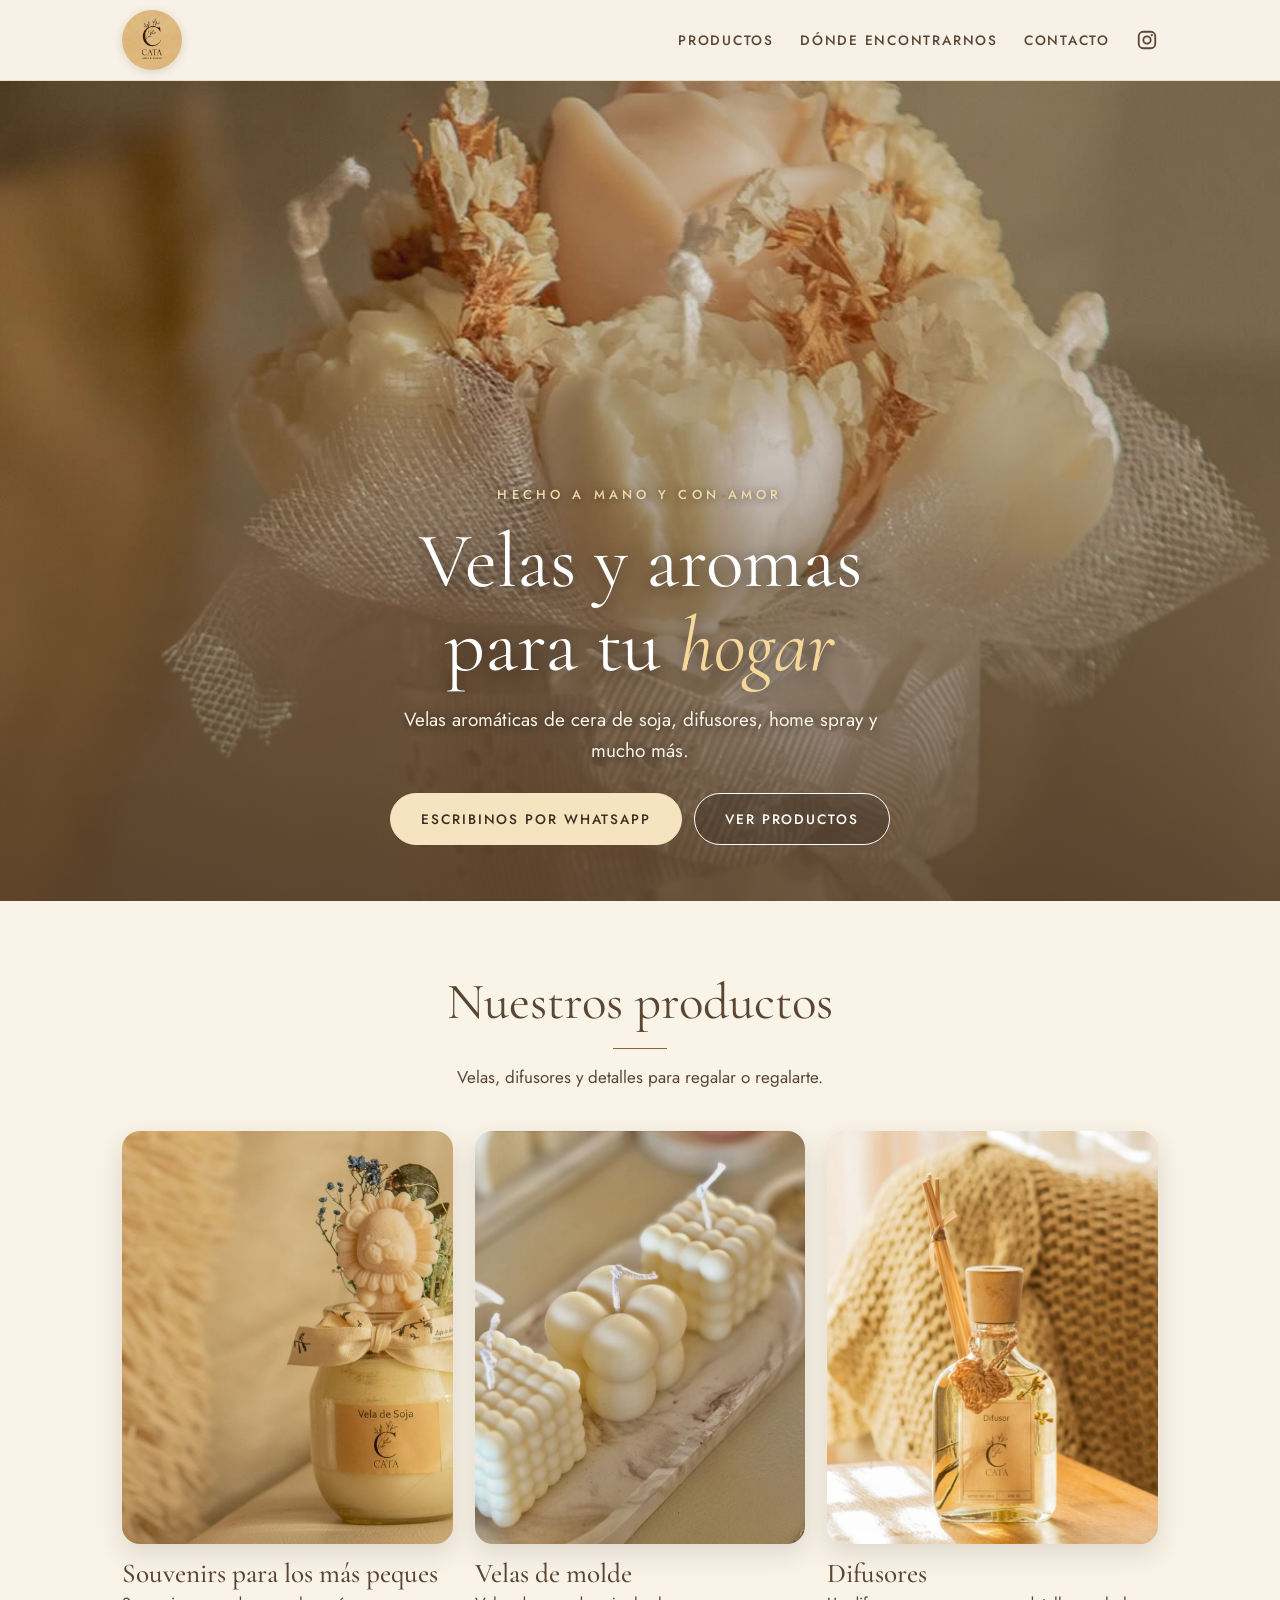
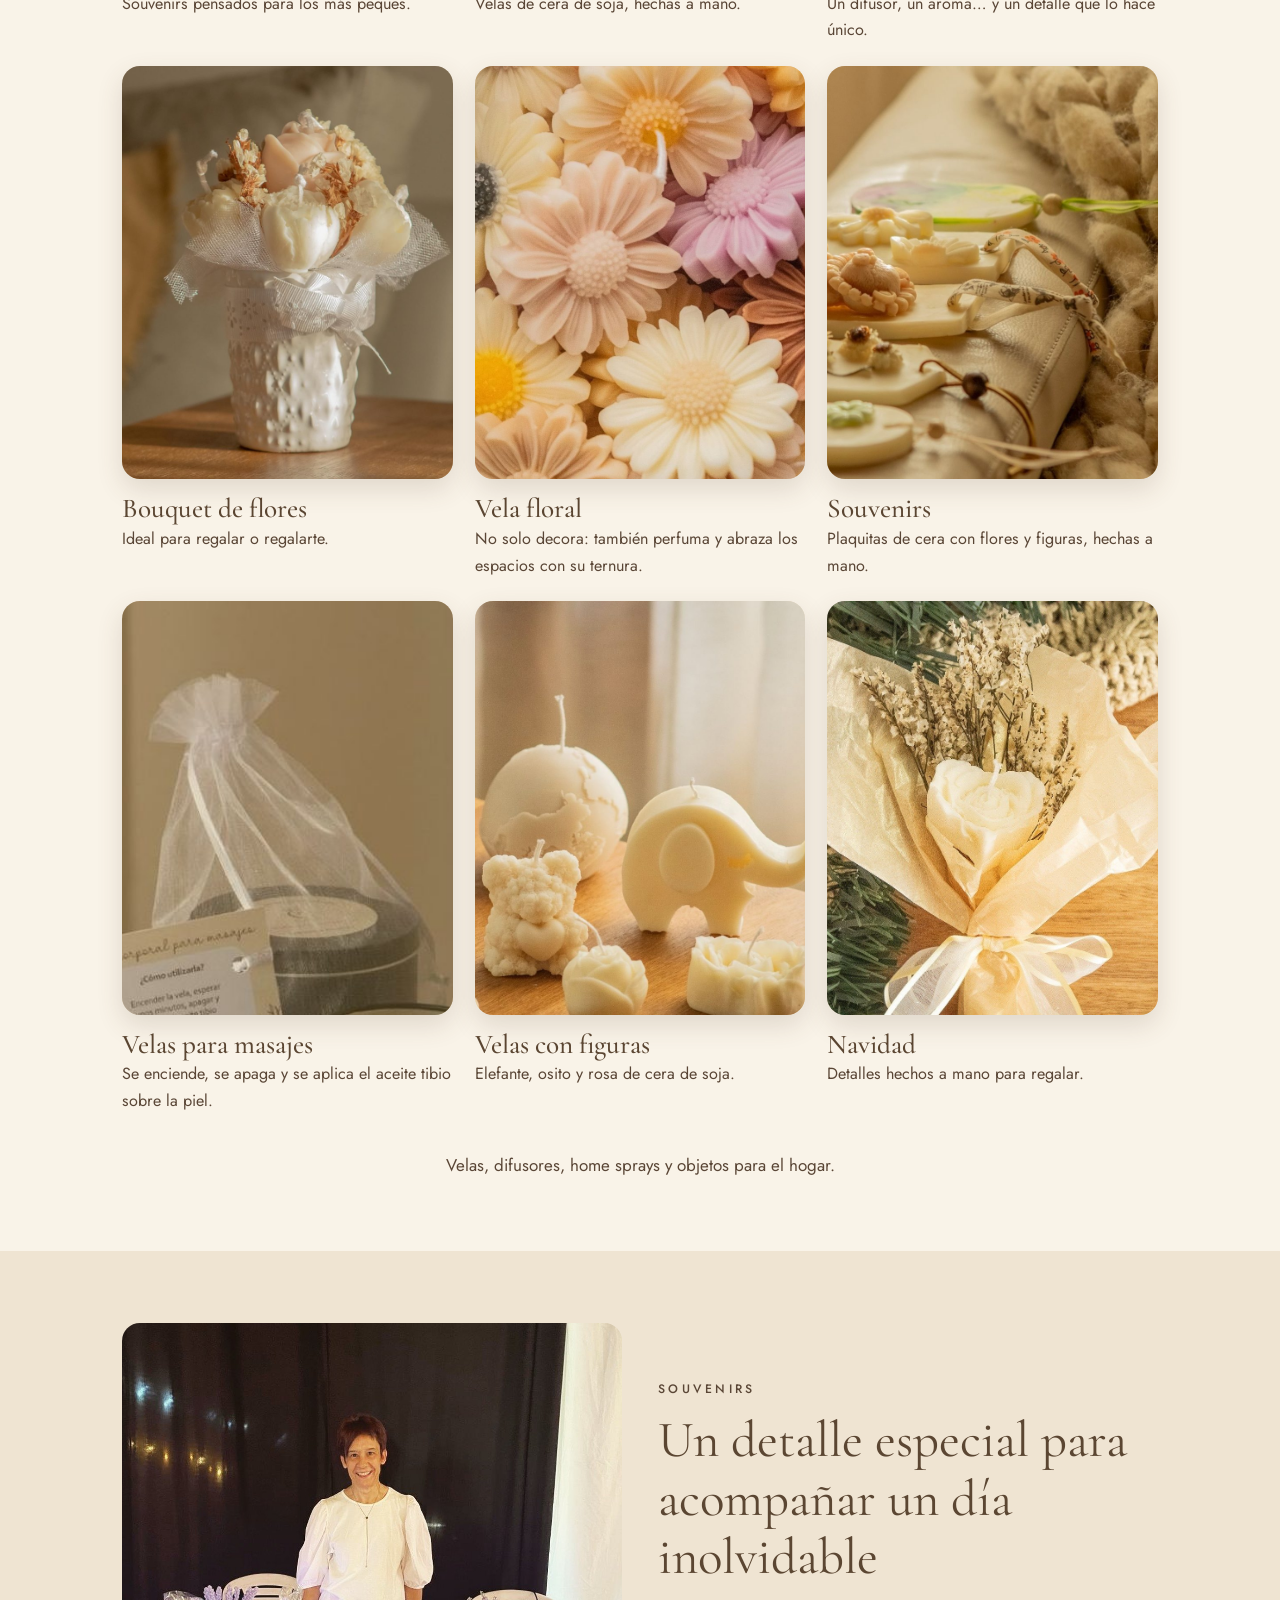
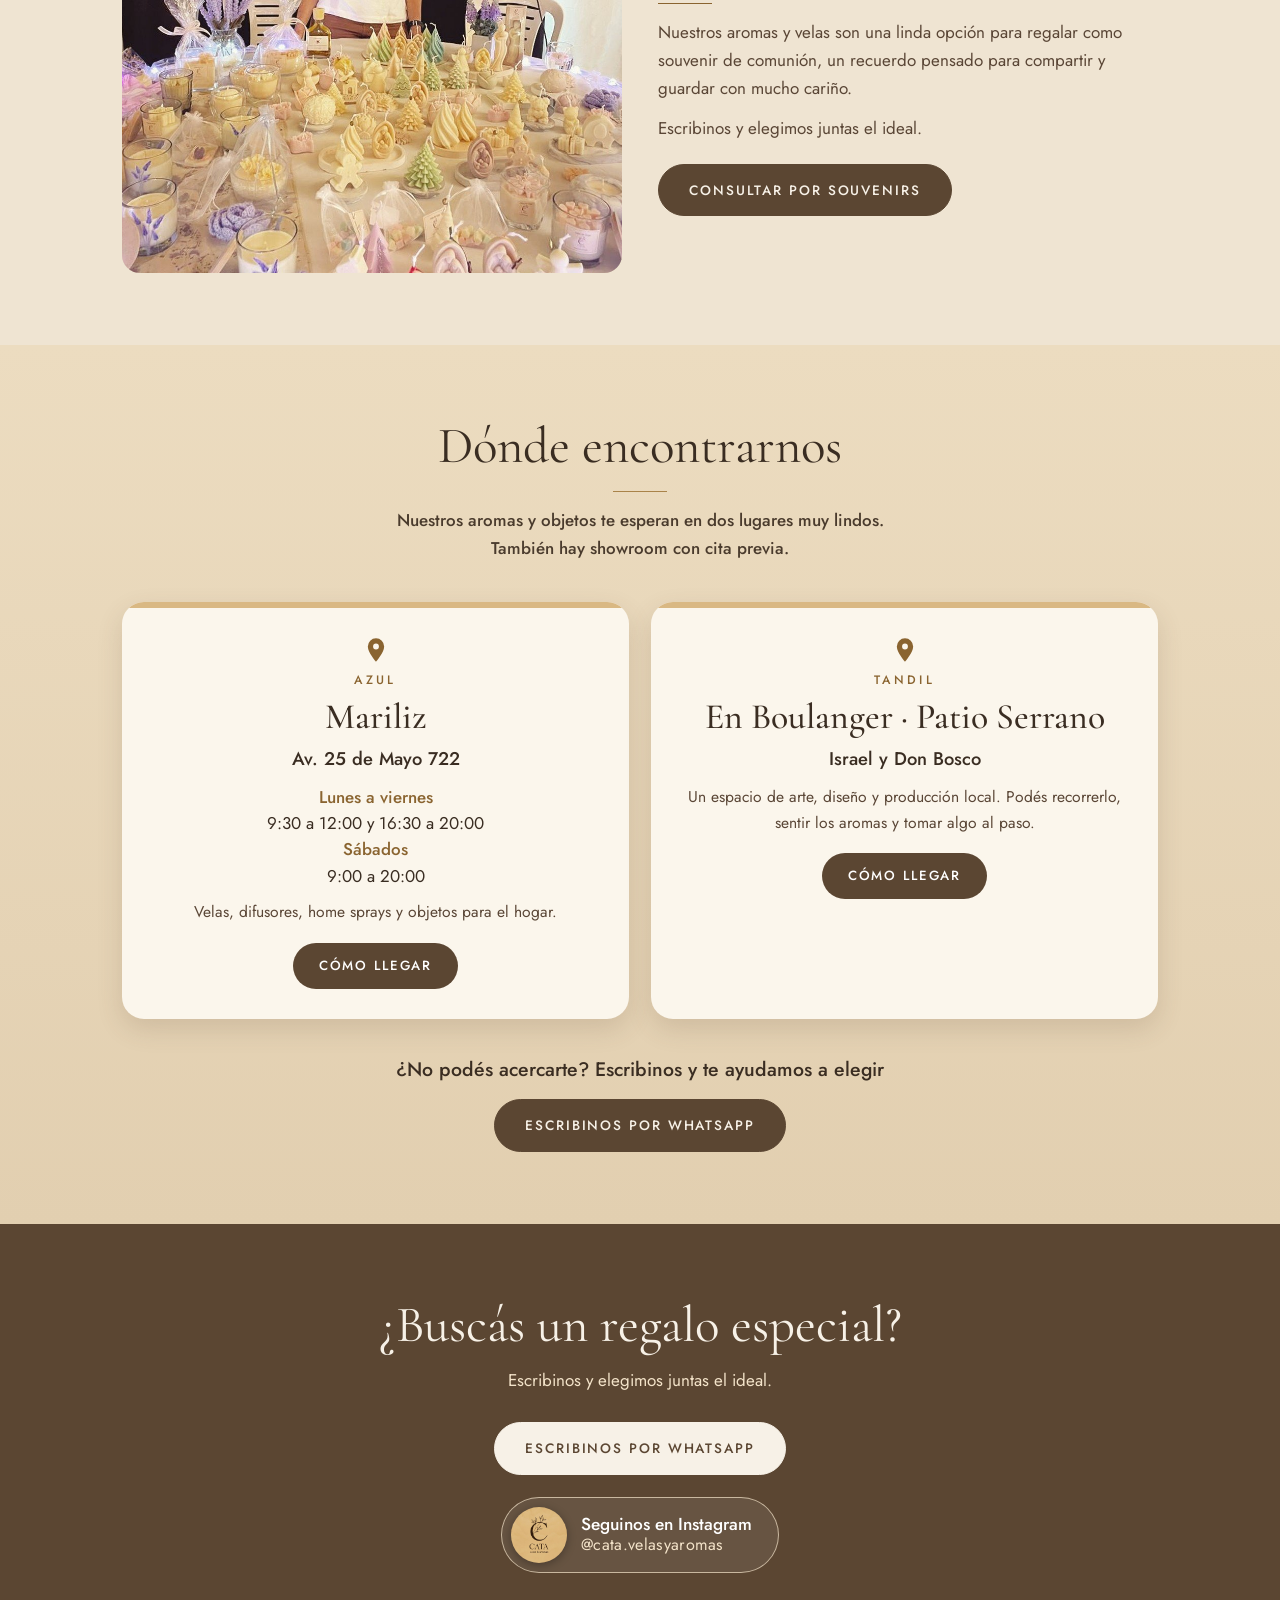
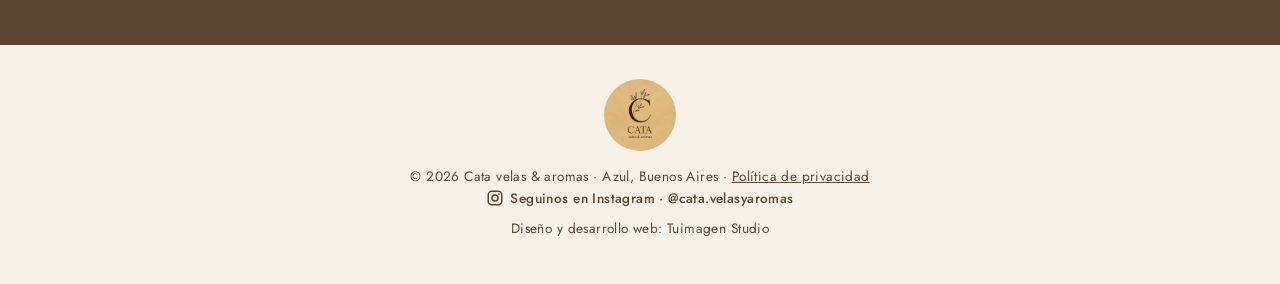
<file: index.html>
<!doctype html>
<html lang="es-AR">
<head>
<meta charset="utf-8">
<meta name="viewport" content="width=device-width, initial-scale=1">
<meta http-equiv="Content-Security-Policy" content="default-src 'none'; img-src 'self' data:; style-src 'self' 'unsafe-inline'; font-src 'self'; base-uri 'none'; form-action 'none'">
<meta name="referrer" content="strict-origin-when-cross-origin">
<title>Cata velas &amp; aromas · Velas de soja, difusores y souvenirs en Azul y Tandil</title>
<meta name="description" content="Velas aromáticas de cera de soja, difusores, home sprays, velas para masajes y souvenirs hechos a mano. Encontrá Cata en Mariliz (Azul) y En Boulanger · Patio Serrano (Tandil).">
<link rel="canonical" href="https://catavelasyaromas.com/">
<link rel="icon" type="image/png" href="img/favicon.png?v=2">
<link rel="apple-touch-icon" href="img/apple-touch-icon.png?v=2">
<meta name="theme-color" content="#d9b883">
<meta property="og:type" content="website">
<meta property="og:locale" content="es_AR">
<meta property="og:site_name" content="Cata velas &amp; aromas">
<meta property="og:title" content="Cata velas &amp; aromas · Hecho a mano y con amor">
<meta property="og:description" content="Velas de soja, difusores, home sprays y souvenirs hechos a mano. En Mariliz (Azul) y Patio Serrano (Tandil).">
<meta property="og:url" content="https://catavelasyaromas.com/">
<meta property="og:image" content="https://catavelasyaromas.com/img/og-cata.jpg?v=2">
<meta property="og:image:width" content="1200">
<meta property="og:image:height" content="630">
<meta property="og:image:alt" content="Cata velas y aromas: ramo de velas de cera de soja con flores secas">
<meta name="twitter:card" content="summary_large_image">
<meta name="twitter:title" content="Cata velas &amp; aromas · Hecho a mano y con amor">
<meta name="twitter:image" content="https://catavelasyaromas.com/img/og-cata.jpg?v=2">
<link rel="stylesheet" href="fonts/fuentes.css">
<script type="application/ld+json">
{"@context":"https://schema.org","@graph":[
{"@type":"Organization","@id":"https://catavelasyaromas.com/#org","name":"Cata velas & aromas","url":"https://catavelasyaromas.com/","logo":"https://catavelasyaromas.com/img/logo.jpg?v=2","description":"Velas aromáticas de cera de soja, difusores, home sprays, velas para masajes y souvenirs hechos a mano.","sameAs":["https://www.instagram.com/cata.velasyaromas/"],"areaServed":["Azul","Tandil"]},
{"@type":"Store","@id":"https://catavelasyaromas.com/#mariliz","name":"Cata velas & aromas en Mariliz","parentOrganization":{"@id":"https://catavelasyaromas.com/#org"},"image":"https://catavelasyaromas.com/img/og-cata.jpg?v=2","address":{"@type":"PostalAddress","streetAddress":"Av. 25 de Mayo 722","addressLocality":"Azul","addressRegion":"Buenos Aires","addressCountry":"AR"},"openingHoursSpecification":[{"@type":"OpeningHoursSpecification","dayOfWeek":["Monday","Tuesday","Wednesday","Thursday","Friday"],"opens":"09:30","closes":"12:00"},{"@type":"OpeningHoursSpecification","dayOfWeek":["Monday","Tuesday","Wednesday","Thursday","Friday"],"opens":"16:30","closes":"20:00"},{"@type":"OpeningHoursSpecification","dayOfWeek":"Saturday","opens":"09:00","closes":"20:00"}]},
{"@type":"Store","@id":"https://catavelasyaromas.com/#patio-serrano","name":"Cata velas & aromas en En Boulanger · Patio Serrano","parentOrganization":{"@id":"https://catavelasyaromas.com/#org"},"image":"https://catavelasyaromas.com/img/og-cata.jpg?v=2","address":{"@type":"PostalAddress","streetAddress":"Israel y Don Bosco","addressLocality":"Tandil","addressRegion":"Buenos Aires","addressCountry":"AR"}}
]}
</script>
<style>
  :root{--crema:#f7f1e7;--lino:#efe4d2;--arena:#e2cfb0;--logo:#d9b883;--dorado:#a98349;--cacao:#5b4632;--texto:#4a3b2d;--suave:#7d6a57}
  *{box-sizing:border-box;margin:0;padding:0}
  html{scroll-behavior:smooth;scroll-padding-top:84px}
  body{background:var(--crema);color:var(--texto);font-family:'Jost',system-ui,sans-serif;font-weight:300;line-height:1.7;-webkit-text-size-adjust:100%}
  a{color:inherit}
  .wrap{max-width:1080px;margin:0 auto;padding:0 22px}
  .skip{position:absolute;left:-999px;top:8px;background:var(--cacao);color:var(--crema);padding:8px 14px;border-radius:8px;z-index:20}
  .skip:focus{left:8px}
  header{position:sticky;top:0;z-index:10;background:rgba(247,241,231,.94);backdrop-filter:blur(8px);border-bottom:1px solid rgba(169,131,73,.18)}
  .barra{display:flex;align-items:center;justify-content:space-between;max-width:1080px;margin:0 auto;padding:10px 22px}
  .marca img{display:block;width:60px;height:60px;border-radius:50%;box-shadow:0 2px 10px rgba(91,70,50,.18)}
  nav{display:flex;gap:26px;font-size:.8rem;letter-spacing:.13em;text-transform:uppercase}
  nav a{text-decoration:none;padding:6px 0}
  nav a:hover{color:var(--dorado)}
  @media(max-width:760px){nav{gap:14px;font-size:.66rem;letter-spacing:.08em}nav a:nth-child(n+4){display:none}}
  @media(max-width:520px){nav a:nth-child(n+3){display:none}nav{font-size:.7rem}}
  .hero{text-align:center;padding:60px 22px 72px;background:radial-gradient(ellipse at 50% 0%,#fff8ec 0%,var(--crema) 70%)}
  .peq{font-size:.76rem;letter-spacing:.32em;text-transform:uppercase;color:var(--dorado)}
  h1{font-family:'Cormorant Garamond',Georgia,serif;font-weight:400;font-size:clamp(2.5rem,8vw,4.6rem);line-height:1.08;color:var(--cacao);margin:16px auto 18px;max-width:14ch}
  h1 i{color:var(--dorado)}
  .hero p.sub{max-width:46ch;margin:0 auto 30px;color:var(--suave);font-size:1.05rem}
  .botones{display:flex;gap:12px;justify-content:center;flex-wrap:wrap}
  .btn{display:inline-block;padding:14px 30px;border-radius:999px;border:1px solid var(--cacao);background:var(--cacao);color:var(--crema);text-decoration:none;font-size:.8rem;letter-spacing:.14em;text-transform:uppercase;transition:background .2s,color .2s}
  .btn:hover{background:var(--dorado);border-color:var(--dorado)}
  .btn.ghost{background:transparent;color:var(--cacao)}
  .btn.ghost:hover{background:var(--cacao);color:var(--crema)}
  .foto{background:linear-gradient(140deg,var(--lino),var(--arena));border-radius:18px;position:relative;overflow:hidden}
  .foto img{position:absolute;inset:0;width:100%;height:100%;object-fit:cover;display:block}
  .hero .foto{max-width:760px;height:400px;margin:44px auto 0}
  section{padding:72px 0}
  .alt{background:var(--lino)}
  h2{font-family:'Cormorant Garamond',Georgia,serif;font-weight:400;font-size:clamp(2rem,6vw,3rem);text-align:center;color:var(--cacao);line-height:1.15}
  .linea{width:54px;height:1px;background:var(--dorado);margin:16px auto 14px}
  .sub2{text-align:center;color:var(--suave);max-width:48ch;margin:10px auto 40px}
  .grid{display:grid;gap:22px;grid-template-columns:repeat(3,1fr)}
  @media(max-width:820px){.grid{grid-template-columns:1fr 1fr}}
  @media(max-width:520px){.grid{grid-template-columns:1fr}}
  .card .foto{aspect-ratio:4/5;margin-bottom:14px}
  .card h3{font-family:'Cormorant Garamond',Georgia,serif;font-weight:500;font-size:1.5rem;color:var(--cacao);line-height:1.2}
  .card p{font-size:.95rem;color:var(--suave)}
  .duo{display:grid;gap:36px;grid-template-columns:1fr 1fr;align-items:center}
  .duo .foto{aspect-ratio:4/4.4}
  .duo h2{text-align:left}
  .duo .linea{margin-left:0}
  .duo p{margin-bottom:12px;color:var(--suave)}
  @media(max-width:700px){.duo{grid-template-columns:1fr}}
  .dos{display:grid;gap:22px;grid-template-columns:1fr 1fr}
  @media(max-width:700px){.dos{grid-template-columns:1fr}}
  .lugar{background:var(--crema);border:1px solid var(--arena);border-radius:18px;padding:30px 26px;text-align:center}
  .ciudad{font-size:.72rem;letter-spacing:.28em;text-transform:uppercase;color:var(--dorado)}
  .lugar h3{font-family:'Cormorant Garamond',Georgia,serif;font-weight:500;font-size:2rem;color:var(--cacao);margin:6px 0;line-height:1.15}
  .lugar .det{margin-top:10px;font-size:.92rem;color:var(--suave)}
  .lugar .como{display:inline-block;margin-top:16px;font-size:.78rem;letter-spacing:.14em;text-transform:uppercase;color:var(--cacao);border-bottom:1px solid var(--dorado);text-decoration:none;padding-bottom:2px}
  .pasos{display:grid;gap:26px;grid-template-columns:repeat(3,1fr);text-align:center}
  @media(max-width:700px){.pasos{grid-template-columns:1fr}}
  .pasos .n{font-family:'Cormorant Garamond',Georgia,serif;font-style:italic;font-size:3rem;color:var(--dorado);line-height:1}
  .pasos h3{font-family:'Cormorant Garamond',Georgia,serif;font-weight:500;font-size:1.4rem;color:var(--cacao)}
  .pasos p{color:var(--suave)}
  .cierre{text-align:center;background:var(--cacao);color:var(--crema)}
  .cierre h2{color:var(--crema)}
  .cierre p{color:var(--arena);max-width:44ch;margin:12px auto 28px}
  .cierre .btn{background:var(--crema);color:var(--cacao);border-color:var(--crema)}
  .cierre .btn:hover{background:var(--logo);border-color:var(--logo)}
  .cierre .ig{display:block;margin-top:18px;color:var(--arena);font-size:.9rem;text-decoration:none}
  footer{text-align:center;font-size:.8rem;color:var(--suave);padding:34px 22px 44px;letter-spacing:.03em}
  footer img{width:72px;height:72px;border-radius:50%;display:block;margin:0 auto 14px}
  footer a{color:var(--suave)}
  :focus-visible{outline:2px solid var(--dorado);outline-offset:3px}
  @media(prefers-reduced-motion:reduce){html{scroll-behavior:auto}}

  /* ===== Ajustes: contraste, portada con foto y más vida ===== */
  :root{--suave:#5a4636;--texto:#3a2d22;--dorado:#8a6430}
  html{font-size:17px}
  body{font-weight:400;line-height:1.65;color:var(--texto)}
  nav{font-weight:500;color:var(--cacao)}
  .peq,.ciudad{color:var(--dorado);font-weight:500}
  .sub2,.card p,.pasos p,.duo p,.lugar .det{color:var(--suave)}
  .card h3{font-size:1.6rem}
  .hero{position:relative;min-height:min(92vh,820px);display:flex;align-items:flex-end;justify-content:center;padding:0;background:#3a2d22;color:#fff;overflow:hidden;text-align:center}
  .hero-bg{position:absolute;inset:0;width:100%;height:100%;object-fit:cover;object-position:center 32%}
  .hero-vel{position:absolute;inset:0;background:linear-gradient(180deg,rgba(46,32,20,.35) 0%,rgba(46,32,20,.18) 28%,rgba(46,32,20,.62) 62%,rgba(36,24,14,.92) 100%)}
  .hero-txt{position:relative;padding:120px 22px 56px;max-width:760px}
  .hero .peq{color:#f3d9a8;text-shadow:0 1px 8px rgba(0,0,0,.6)}
  .hero h1{color:#fff;max-width:13ch;margin:14px auto 16px;text-shadow:0 2px 18px rgba(0,0,0,.55)}
  .hero h1 i{color:#f6d79a}
  .hero p.sub{color:#fbf3e6;font-size:1.12rem;text-shadow:0 1px 10px rgba(0,0,0,.6);margin-bottom:26px}
  .hero .btn{background:#f6e3bf;border-color:#f6e3bf;color:#3a2d22;font-weight:500}
  .hero .btn:hover{background:#fff;border-color:#fff}
  .hero .btn.ghost{background:rgba(0,0,0,.18);border-color:#fff;color:#fff}
  .hero .btn.ghost:hover{background:#fff;color:#3a2d22}
  .btn{font-weight:500}
  #productos{background:linear-gradient(180deg,#fbf5ea 0%,#f7eadb 100%)}
  .card{transition:transform .25s}
  .card:hover{transform:translateY(-4px)}
  .card .foto{box-shadow:0 10px 26px rgba(91,70,50,.16)}
  .alt{background:linear-gradient(135deg,#f5e3cd 0%,#f1d3d6 100%)}
  #souvenirs.alt{background:linear-gradient(135deg,#f3dcc3 0%,#efd0d8 55%,#e4d4ee 100%)}
  #donde{background:linear-gradient(160deg,#f8d9b5 0%,#f4c4a2 45%,#e9a98a 100%);position:relative}
  #donde h2{color:#3a2412}
  #donde .sub2{color:#4d3623;font-weight:500}
  #donde .linea{background:#3a2412}
  .lugar{background:#fffaf2;border:0;border-radius:22px;padding:34px 26px 30px;box-shadow:0 14px 34px rgba(80,45,20,.22);position:relative;overflow:hidden}
  .lugar::before{content:"";position:absolute;left:0;right:0;top:0;height:8px;background:linear-gradient(90deg,#d9a35e,#e9b98f)}
  .lugar.l2::before{background:linear-gradient(90deg,#c98fb0,#b9a0d8)}
  .lugar .pin{display:block;margin:0 auto 6px;color:#c0763a}
  .lugar.l2 .pin{color:#a4679a}
  .lugar h3{font-size:2.1rem;color:#3a2412}
  .lugar .dir{font-weight:500;color:var(--texto);font-size:1.08rem}
  .lugar .hor{margin:10px 0 6px;color:var(--texto);line-height:1.55}
  .lugar .hor b{color:#8a4a1d;font-weight:500}
  .lugar .como{background:var(--cacao);color:#fff;border:0;border-radius:999px;padding:12px 26px;margin-top:18px;font-weight:500}
  .lugar .como:hover{background:#8a4a1d}
  .pasos .n{display:inline-grid;place-items:center;width:64px;height:64px;border-radius:50%;background:linear-gradient(135deg,#e9b98f,#d9a35e);color:#fff;font-size:2rem;font-style:normal;margin-bottom:6px;box-shadow:0 6px 16px rgba(138,100,48,.35)}
  .cierre{background:linear-gradient(135deg,#5b4632 0%,#8a5a35 100%)}
  .cierre p,.cierre .ig{color:#f3e3c9}
  footer,footer a{color:var(--suave)}
  @media(max-width:700px){.hero{min-height:88vh}.hero-txt{padding:100px 18px 44px}.hero-bg{object-position:center 22%}}

  .ig-ico{display:inline-flex;align-items:center;color:var(--cacao)}
  .ig-ico:hover{color:#c0763a}
  .btn-ig{display:inline-flex;align-items:center;gap:8px;background:transparent!important;color:#fff!important;border:1.5px solid #f3e3c9!important}
  .btn-ig:hover{background:#f3e3c9!important;color:#3a2d22!important}
  .cierre .botones{margin-top:4px}
  .pie-ig{display:inline-flex;align-items:center;gap:6px;font-weight:500;color:var(--cacao)!important;margin-bottom:8px;text-decoration:none}
  @media(max-width:760px){nav{gap:12px}}
  nav a.ig-ico{display:inline-flex!important}
  @media(max-width:520px){nav a:nth-child(1){display:none}nav{gap:16px;font-size:.74rem}}
  .nopodes{text-align:center;margin-top:34px}
  .nopodes p{font-size:1.15rem;font-weight:500;color:#3a2412;margin-bottom:14px}
  .ig-card{display:inline-flex;align-items:center;gap:14px;margin-top:22px;padding:9px 26px 9px 9px;border-radius:999px;background:rgba(255,255,255,.14);border:1.5px solid rgba(243,227,201,.7);color:#fff;text-decoration:none;text-align:left;transition:background .2s}
  .ig-card:hover{background:rgba(255,255,255,.26)}
  .ig-card img{width:56px;height:56px;border-radius:50%;display:block;box-shadow:0 2px 10px rgba(0,0,0,.3)}
  .ig-card span{display:flex;flex-direction:column;line-height:1.25}
  .ig-card b{font-weight:500;font-size:1.02rem;color:#fff}
  .ig-card small{font-size:.95rem;color:#f3e3c9;letter-spacing:.02em}

  /* ===== Paleta de marca: crema, lino, arena, dorado y cacao (sin rosas ni lilas) ===== */
  #productos{background:#f9f3e8}
  .alt,#souvenirs.alt{background:#efe4d2}
  #donde{background:linear-gradient(180deg,#ecdcc0 0%,#e2cfb0 100%)}
  #donde h2{color:#3a2d22}
  #donde .sub2{color:#4a3b2d}
  #donde .linea{background:#a98349}
  .lugar{background:#fbf6ec;box-shadow:0 10px 26px rgba(91,70,50,.16)}
  .lugar::before,.lugar.l2::before{background:#d9b883;height:6px}
  .lugar .pin,.lugar.l2 .pin{color:#8a6430}
  .lugar h3{color:#3a2d22}
  .lugar .hor b{color:#8a6430}
  .lugar .como{background:#5b4632}
  .lugar .como:hover{background:#8a6430}
  .nopodes p{color:#3a2d22}
  .cierre{background:#5b4632}
  .ig-card{background:rgba(255,255,255,.08)}
  .hero{background:#6b5238}
  .hero-vel{background:linear-gradient(180deg,rgba(110,82,54,.22) 0%,rgba(110,82,54,.10) 30%,rgba(98,72,46,.52) 62%,rgba(84,60,38,.80) 100%)}
</style>
</head>
<body>
<a class="skip" href="#productos">Ir al contenido</a>
<header>
  <div class="barra">
    <a class="marca" href="#" aria-label="Cata velas y aromas, inicio"><img src="img/logo.jpg?v=2" alt="Cata, velas &amp; aromas" width="60" height="60"></a>
    <nav aria-label="Principal"><a href="#productos">Productos</a><a href="#donde">Dónde encontrarnos</a><a href="#contacto">Contacto</a><a class="ig-ico" href="https://www.instagram.com/cata.velasyaromas/" target="_blank" rel="noopener" aria-label="Instagram de Cata"><svg viewBox="0 0 24 24" width="22" height="22" aria-hidden="true"><path fill="currentColor" d="M7.8 2h8.4A5.8 5.8 0 0 1 22 7.8v8.4a5.8 5.8 0 0 1-5.8 5.8H7.8A5.8 5.8 0 0 1 2 16.2V7.8A5.8 5.8 0 0 1 7.8 2zm-.2 2A3.6 3.6 0 0 0 4 7.6v8.8A3.6 3.6 0 0 0 7.6 20h8.8a3.6 3.6 0 0 0 3.6-3.6V7.6A3.6 3.6 0 0 0 16.4 4H7.6zm9.65 1.5a1.25 1.25 0 1 1 0 2.5 1.25 1.25 0 0 1 0-2.5zM12 7a5 5 0 1 1 0 10 5 5 0 0 1 0-10zm0 2a3 3 0 1 0 0 6 3 3 0 0 0 0-6z"/></svg></a></nav>
  </div>
</header>

<main>
  <div class="hero">
    <img class="hero-bg" src="img/hero-grande.jpg" alt="Ramo de velas de cera de soja con peonías y rosa, y flores secas" width="1440" height="1918" fetchpriority="high">
    <div class="hero-vel"></div>
    <div class="hero-txt">
      <p class="peq">Hecho a mano y con amor</p>
      <h1>Velas y aromas para tu <i>hogar</i></h1>
      <p class="sub">Velas aromáticas de cera de soja, difusores, home spray y mucho más.</p>
      <div class="botones"><a class="btn" href="https://wa.me/5492281325731?text=Hola%20Cata%2C%20vi%20tu%20web%20y%20quiero%20consultar" target="_blank" rel="noopener">Escribinos por WhatsApp</a><a class="btn ghost" href="#productos">Ver productos</a></div>
    </div>
  </div>

  <section id="productos">
    <div class="wrap">
      <h2>Nuestros productos</h2><div class="linea"></div>
      <p class="sub2">Velas, difusores y detalles para regalar o regalarte.</p>
      <div class="grid">
        <div class="card"><div class="foto"><img src="img/velas-soja.jpg" alt="Souvenir para los más peques: frasco de cera de soja con un leoncito de cera y flores secas" loading="lazy" width="1000" height="666"></div><h3>Souvenirs para los más peques</h3><p>Souvenirs pensados para los más peques.</p></div>
        <div class="card"><div class="foto"><img src="img/velas-molde.jpg" alt="Velas de molde de cera de soja" loading="lazy" width="829" height="1000"></div><h3>Velas de molde</h3><p>Velas de cera de soja, hechas a mano.</p></div>
        <div class="card"><div class="foto"><img src="img/difusores.jpg" alt="Difusor Cata con varillas y corazón tejido" loading="lazy" width="750" height="1000"></div><h3>Difusores</h3><p>Un difusor, un aroma… y un detalle que lo hace único.</p></div>
        <div class="card"><div class="foto"><img src="img/ramos.jpg" alt="Ramo de velas de peonías y rosa con flores secas" style="object-position:center 35%" loading="lazy" width="751" height="1000"></div><h3>Bouquet de flores</h3><p>Ideal para regalar o regalarte.</p></div>
        <div class="card"><div class="foto"><img src="img/flores-cera.jpg" alt="Velas de cera con forma de margaritas de colores" loading="lazy" width="956" height="1000"></div><h3>Vela floral</h3><p>No solo decora: también perfuma y abraza los espacios con su ternura.</p></div>
        <div class="card"><div class="foto"><img src="img/souvenirs.jpg?v=2" alt="Plaquitas aromáticas de cera con flores secas, margaritas y cintas, hechas a mano por Cata" loading="lazy" width="900" height="941"></div><h3>Souvenirs</h3><p>Plaquitas de cera con flores y figuras, hechas a mano.</p></div>
        <div class="card"><div class="foto"><img src="img/masajes.jpg" alt="Vela corporal para masajes con su tarjeta de uso" style="object-position:46% center" loading="lazy" width="1000" height="394"></div><h3>Velas para masajes</h3><p>Se enciende, se apaga y se aplica el aceite tibio sobre la piel.</p></div>
        <div class="card"><div class="foto"><img src="img/figuras.jpg" alt="Velas de cera con forma de elefante, osito y rosa" loading="lazy" width="956" height="1000"></div><h3>Velas con figuras</h3><p>Elefante, osito y rosa de cera de soja.</p></div>
        <div class="card"><div class="foto"><img src="img/navidad.jpg?v=2" alt="Ramo de papel crema con una vela en forma de corazón, flores secas y ramitas de pino" style="object-position:48% center" loading="lazy" width="1440" height="959"></div><h3>Navidad</h3><p>Detalles hechos a mano para regalar.</p></div>
      </div>
      <p class="sub2" style="margin:36px auto 0">Velas, difusores, home sprays y objetos para el hogar.</p>
    </div>
  </section>

  <section class="alt" id="souvenirs">
    <div class="wrap duo">
      <div class="foto"><img src="img/claudia-puesto.jpg" alt="Claudia, de Cata velas y aromas, sonriendo detrás de su mesa llena de velas, souvenirs y difusores" style="object-position:center 30%" loading="lazy" width="1080" height="1080"></div>
      <div>
        <p class="ciudad">Souvenirs</p>
        <h2>Un detalle especial para acompañar un día inolvidable</h2><div class="linea"></div>
        <p>Nuestros aromas y velas son una linda opción para regalar como souvenir de comunión, un recuerdo pensado para compartir y guardar con mucho cariño.</p>
        <p style="margin-bottom:22px">Escribinos y elegimos juntas el ideal.</p>
        <a class="btn" href="https://wa.me/5492281325731?text=Hola%20Cata%2C%20quiero%20consultar%20por%20souvenirs" target="_blank" rel="noopener">Consultar por souvenirs</a>
      </div>
    </div>
  </section>

  <section id="donde">
    <div class="wrap">
      <h2>Dónde encontrarnos</h2><div class="linea"></div>
      <p class="sub2">Nuestros aromas y objetos te esperan en dos lugares muy lindos. También hay showroom con cita previa.</p>
      <div class="dos">
        <div class="lugar l1"><svg class="pin" viewBox="0 0 24 24" width="28" height="28" aria-hidden="true"><path fill="currentColor" d="M12 2a7 7 0 0 0-7 7c0 5.2 7 13 7 13s7-7.8 7-13a7 7 0 0 0-7-7zm0 9.5A2.5 2.5 0 1 1 12 6.5a2.5 2.5 0 0 1 0 5z"/></svg><p class="ciudad">Azul</p><h3>Mariliz</h3><p class="dir">Av. 25 de Mayo 722</p><p class="hor"><b>Lunes a viernes</b><br>9:30 a 12:00 y 16:30 a 20:00<br><b>Sábados</b><br>9:00 a 20:00</p><p class="det">Velas, difusores, home sprays y objetos para el hogar.</p><a class="como" href="https://www.google.com/maps/search/?api=1&amp;query=Mariliz%2C%20Av.%2025%20de%20Mayo%20722%2C%20Azul%2C%20Buenos%20Aires" target="_blank" rel="noopener">Cómo llegar</a></div>
        <div class="lugar l2"><svg class="pin" viewBox="0 0 24 24" width="28" height="28" aria-hidden="true"><path fill="currentColor" d="M12 2a7 7 0 0 0-7 7c0 5.2 7 13 7 13s7-7.8 7-13a7 7 0 0 0-7-7zm0 9.5A2.5 2.5 0 1 1 12 6.5a2.5 2.5 0 0 1 0 5z"/></svg><p class="ciudad">Tandil</p><h3>En Boulanger · Patio Serrano</h3><p class="dir">Israel y Don Bosco</p><p class="det">Un espacio de arte, diseño y producción local. Podés recorrerlo, sentir los aromas y tomar algo al paso.</p><a class="como" href="https://www.google.com/maps/search/?api=1&amp;query=En%20Boulanger%20Patio%20Serrano%2C%20Israel%20y%20Don%20Bosco%2C%20Tandil%2C%20Buenos%20Aires" target="_blank" rel="noopener">Cómo llegar</a></div>
      </div>
      <div class="nopodes">
        <p>¿No podés acercarte? Escribinos y te ayudamos a elegir</p>
        <a class="btn" href="https://wa.me/5492281325731?text=Hola%20Cata%2C%20no%20puedo%20acercarme%20y%20quiero%20que%20me%20ayuden%20a%20elegir" target="_blank" rel="noopener">Escribinos por WhatsApp</a>
      </div>
    </div>
  </section>

  <section id="contacto" class="cierre">
    <div class="wrap">
      <h2>¿Buscás un regalo especial?</h2>
      <p>Escribinos y elegimos juntas el ideal.</p>
      <div class="botones"><a class="btn" href="https://wa.me/5492281325731?text=Hola%20Cata%2C%20busco%20un%20regalo" target="_blank" rel="noopener">Escribinos por WhatsApp</a>
      </div><a class="ig-card" href="https://www.instagram.com/cata.velasyaromas/" target="_blank" rel="noopener"><img src="img/logo.jpg?v=2" alt="" width="56" height="56"><span><b>Seguinos en Instagram</b><small>@cata.velasyaromas</small></span></a>
    </div>
  </section>
</main>

<footer>
  <img src="img/logo.jpg?v=2" alt="Cata velas y aromas" width="72" height="72">
  © 2026 Cata velas &amp; aromas · Azul, Buenos Aires · <a href="privacidad.html">Política de privacidad</a><br>
  <a class="pie-ig" href="https://www.instagram.com/cata.velasyaromas/" target="_blank" rel="noopener"><svg viewBox="0 0 24 24" width="18" height="18" aria-hidden="true"><path fill="currentColor" d="M7.8 2h8.4A5.8 5.8 0 0 1 22 7.8v8.4a5.8 5.8 0 0 1-5.8 5.8H7.8A5.8 5.8 0 0 1 2 16.2V7.8A5.8 5.8 0 0 1 7.8 2zm-.2 2A3.6 3.6 0 0 0 4 7.6v8.8A3.6 3.6 0 0 0 7.6 20h8.8a3.6 3.6 0 0 0 3.6-3.6V7.6A3.6 3.6 0 0 0 16.4 4H7.6zm9.65 1.5a1.25 1.25 0 1 1 0 2.5 1.25 1.25 0 0 1 0-2.5zM12 7a5 5 0 1 1 0 10 5 5 0 0 1 0-10zm0 2a3 3 0 1 0 0 6 3 3 0 0 0 0-6z"/></svg> Seguinos en Instagram · @cata.velasyaromas</a><br>Diseño y desarrollo web: Tuimagen Studio
</footer>
</body>
</html>
</file>
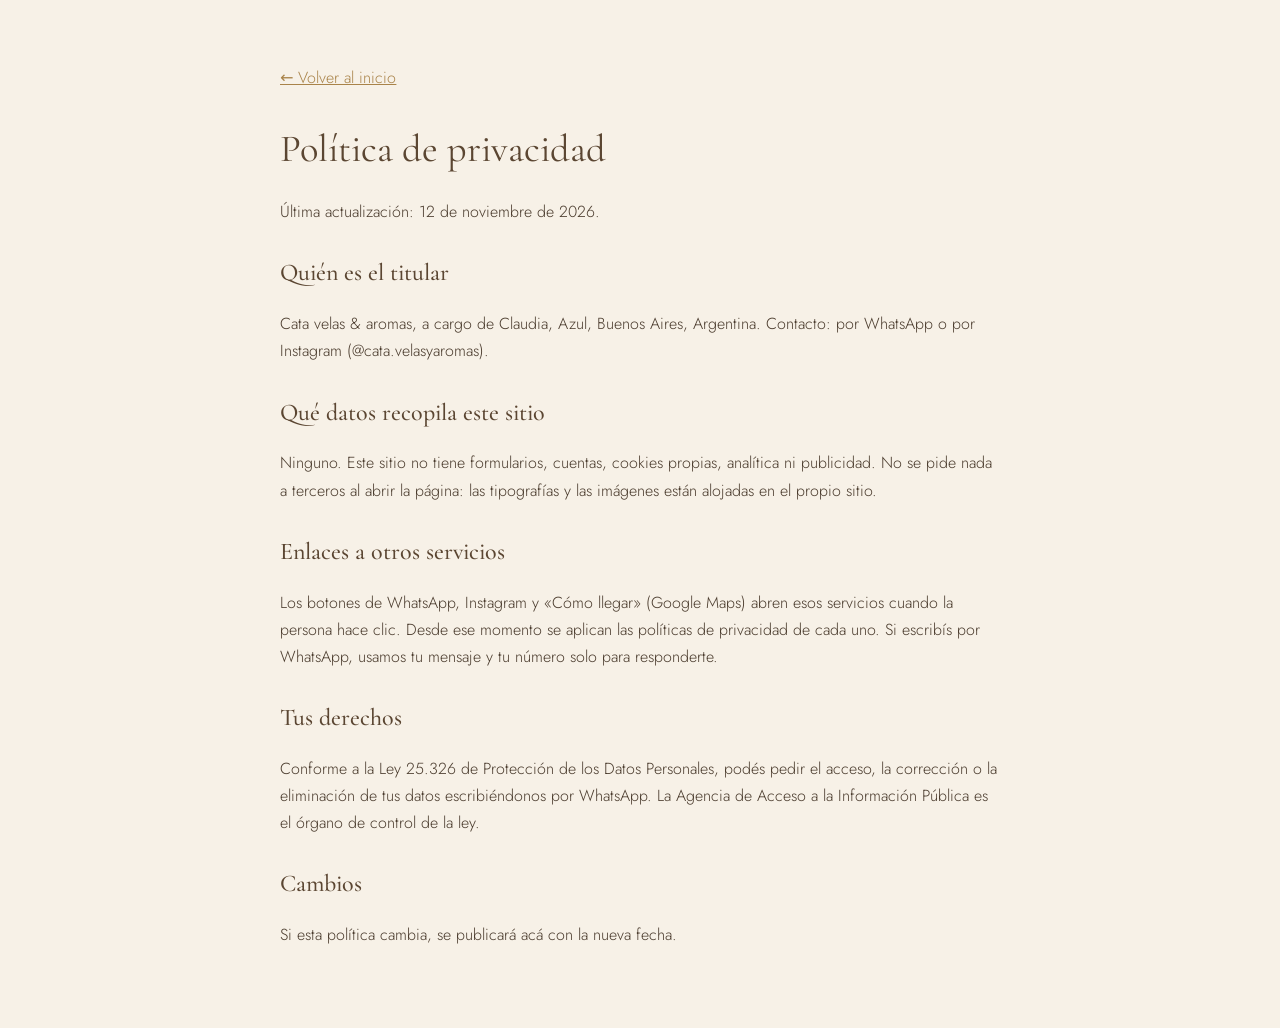
<file: privacidad.html>
<!doctype html>
<html lang="es-AR">
<head>
<meta charset="utf-8">
<meta name="viewport" content="width=device-width, initial-scale=1">
<meta http-equiv="Content-Security-Policy" content="default-src 'none'; img-src 'self' data:; style-src 'self' 'unsafe-inline'; font-src 'self'; base-uri 'none'; form-action 'none'">
<meta name="robots" content="noindex">
<title>Política de privacidad · Cata velas &amp; aromas</title>
<link rel="stylesheet" href="fonts/fuentes.css">
<style>
  body{margin:0;background:#f7f1e7;color:#4a3b2d;font-family:'Jost',system-ui,sans-serif;font-weight:300;line-height:1.7}
  main{max-width:720px;margin:0 auto;padding:48px 22px 64px}
  h1{font-family:'Cormorant Garamond',Georgia,serif;font-weight:400;font-size:2.4rem;color:#5b4632;margin-bottom:6px}
  h2{font-family:'Cormorant Garamond',Georgia,serif;font-weight:500;font-size:1.5rem;color:#5b4632;margin:28px 0 6px}
  a{color:#a98349}
</style>
</head>
<body>
<main>
<p><a href="index.html">← Volver al inicio</a></p>
<h1>Política de privacidad</h1>
<p>Última actualización: 12 de noviembre de 2026.</p>
<h2>Quién es el titular</h2>
<p>Cata velas &amp; aromas, a cargo de Claudia, Azul, Buenos Aires, Argentina. Contacto: por WhatsApp o por Instagram (@cata.velasyaromas).</p>
<h2>Qué datos recopila este sitio</h2>
<p>Ninguno. Este sitio no tiene formularios, cuentas, cookies propias, analítica ni publicidad. No se pide nada a terceros al abrir la página: las tipografías y las imágenes están alojadas en el propio sitio.</p>
<h2>Enlaces a otros servicios</h2>
<p>Los botones de WhatsApp, Instagram y «Cómo llegar» (Google Maps) abren esos servicios cuando la persona hace clic. Desde ese momento se aplican las políticas de privacidad de cada uno. Si escribís por WhatsApp, usamos tu mensaje y tu número solo para responderte.</p>
<h2>Tus derechos</h2>
<p>Conforme a la Ley 25.326 de Protección de los Datos Personales, podés pedir el acceso, la corrección o la eliminación de tus datos escribiéndonos por WhatsApp. La Agencia de Acceso a la Información Pública es el órgano de control de la ley.</p>
<h2>Cambios</h2>
<p>Si esta política cambia, se publicará acá con la nueva fecha.</p>
</main>
</body>
</html>
</file>
<file: fonts/fuentes.css>
@font-face{font-family:'Cormorant Garamond';font-style:italic;font-weight:400;font-display:swap;src:url(cormorant-italic-400.woff2) format('woff2');unicode-range:U+0000-00FF, U+0131, U+0152-0153, U+02BB-02BC, U+02C6, U+02DA, U+02DC, U+0304, U+0308, U+0329, U+2000-206F, U+20AC, U+2122, U+2191, U+2193, U+2212, U+2215, U+FEFF, U+FFFD}
@font-face{font-family:'Cormorant Garamond';font-style:normal;font-weight:400;font-display:swap;src:url(cormorant-normal-400.woff2) format('woff2');unicode-range:U+0000-00FF, U+0131, U+0152-0153, U+02BB-02BC, U+02C6, U+02DA, U+02DC, U+0304, U+0308, U+0329, U+2000-206F, U+20AC, U+2122, U+2191, U+2193, U+2212, U+2215, U+FEFF, U+FFFD}
@font-face{font-family:'Cormorant Garamond';font-style:normal;font-weight:500;font-display:swap;src:url(cormorant-normal-500.woff2) format('woff2');unicode-range:U+0000-00FF, U+0131, U+0152-0153, U+02BB-02BC, U+02C6, U+02DA, U+02DC, U+0304, U+0308, U+0329, U+2000-206F, U+20AC, U+2122, U+2191, U+2193, U+2212, U+2215, U+FEFF, U+FFFD}
@font-face{font-family:'Jost';font-style:normal;font-weight:300;font-display:swap;src:url(jost-normal-300.woff2) format('woff2');unicode-range:U+0000-00FF, U+0131, U+0152-0153, U+02BB-02BC, U+02C6, U+02DA, U+02DC, U+0304, U+0308, U+0329, U+2000-206F, U+20AC, U+2122, U+2191, U+2193, U+2212, U+2215, U+FEFF, U+FFFD}
@font-face{font-family:'Jost';font-style:normal;font-weight:400;font-display:swap;src:url(jost-normal-400.woff2) format('woff2');unicode-range:U+0000-00FF, U+0131, U+0152-0153, U+02BB-02BC, U+02C6, U+02DA, U+02DC, U+0304, U+0308, U+0329, U+2000-206F, U+20AC, U+2122, U+2191, U+2193, U+2212, U+2215, U+FEFF, U+FFFD}
@font-face{font-family:'Jost';font-style:normal;font-weight:500;font-display:swap;src:url(jost-normal-500.woff2) format('woff2');unicode-range:U+0000-00FF, U+0131, U+0152-0153, U+02BB-02BC, U+02C6, U+02DA, U+02DC, U+0304, U+0308, U+0329, U+2000-206F, U+20AC, U+2122, U+2191, U+2193, U+2212, U+2215, U+FEFF, U+FFFD}
</file>
